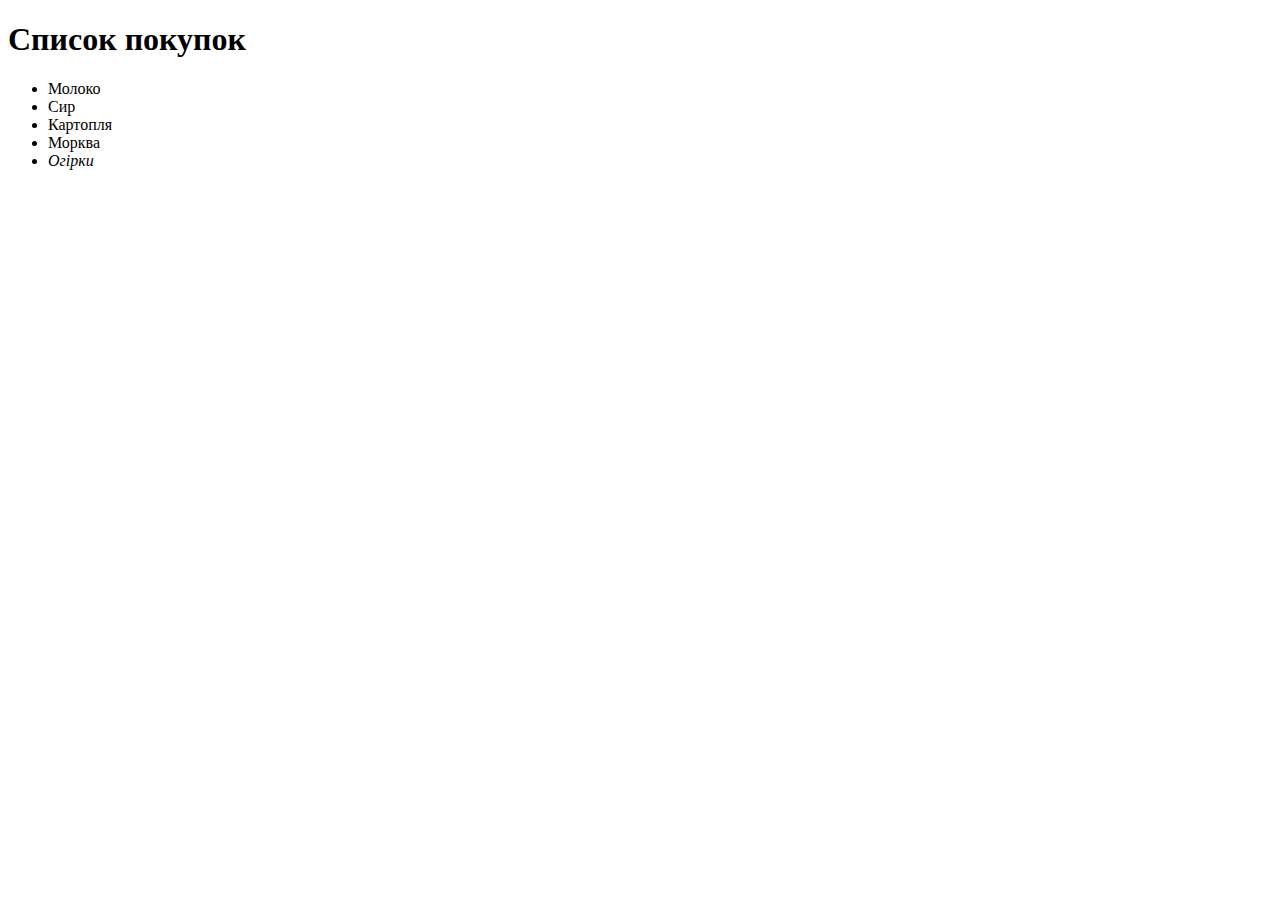
<file: index.html>
<!DOCTYPE html>
<html lang="en">
<head>
    <meta charset="UTF-8">
    <meta http-equiv="X-UA-Compatible" content="IE=edge">
    <meta name="viewport" content="width=device-width, initial-scale=1.0">
    <title>Document</title>
</head>
<body>
    <h1><strong>Список покупок</strong></h1>
    <ul>
        <li>Молоко</li>
        <li>Сир</li>
        <li>Картопля</li>
        <li>Морква</li>
        <li><em>Огірки</em></li>
    </ul>
</body>
</html>
</html>
</file>
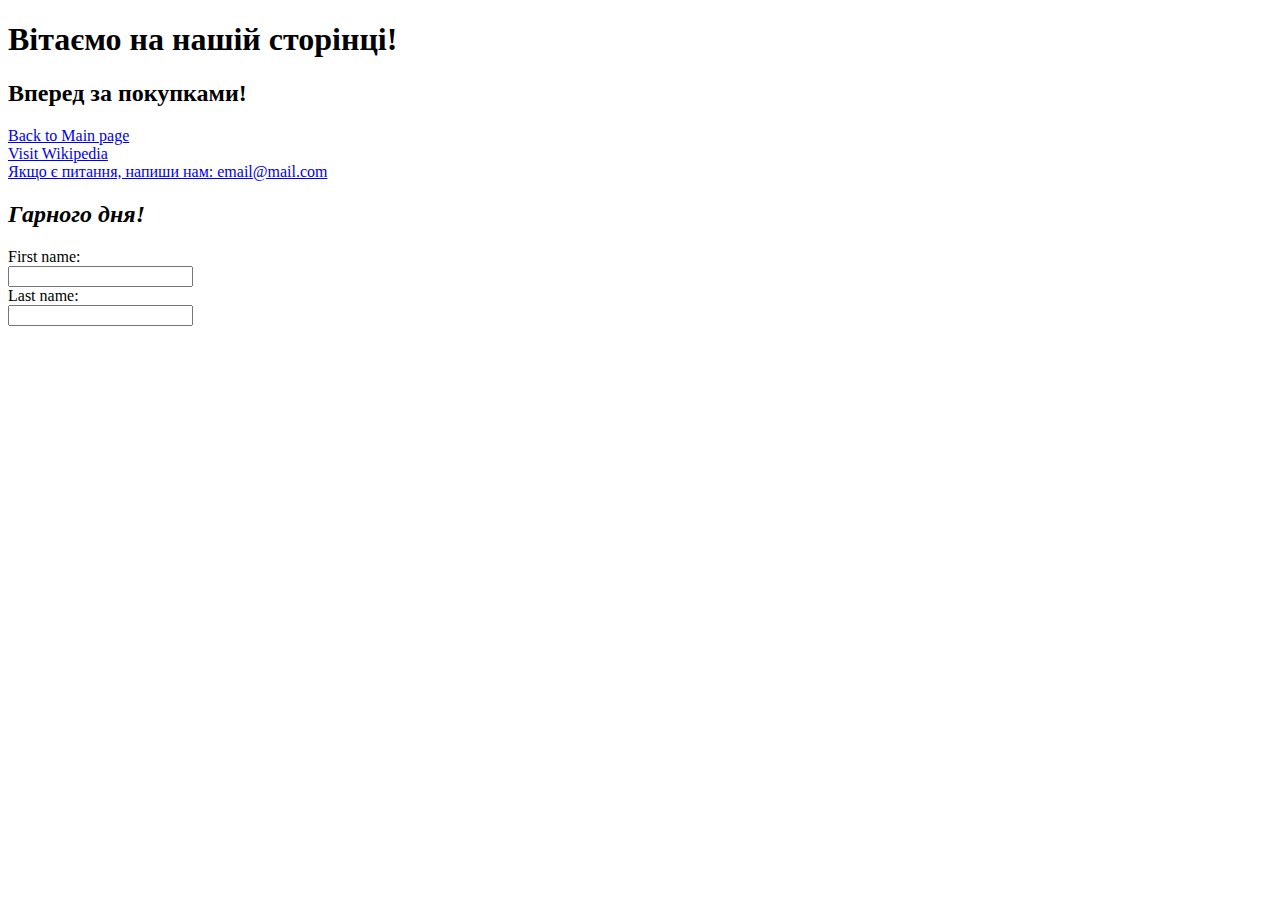
<file: index1.html>
<!DOCTYPE html>
<html lang="en">
<head>
    <meta charset="UTF-8">
    <meta http-equiv="X-UA-Compatible" content="IE=edge">
    <meta name="viewport" content="width=device-width, initial-scale=1.0">
    <title>Document</title>
</head>
<body>
    <h1>Вітаємо на нашій сторінці!</h1>
    <h2>Вперед за покупками!</h2>
    <a href="index.html" target="_blank">
        Back to Main page
    </a>
    <a href="https://uk.wikipedia.org/" target="_blank">
        <br>Visit Wikipedia
    </a>
    <a href="mailto:email@mail.com">
        <br>Якщо є питання, напиши нам: email@mail.com
    </a>
    <h2><em>Гарного дня!</em></h2>

    <form>
        <label for="fname">First name:</label><br>
        <input type="text" id="fname" name="fname"><br>
        <label for="lname">Last name:</label><br>
        <input type="text" id="lname" name="lname">
      </form>
</body>
</html>
</file>
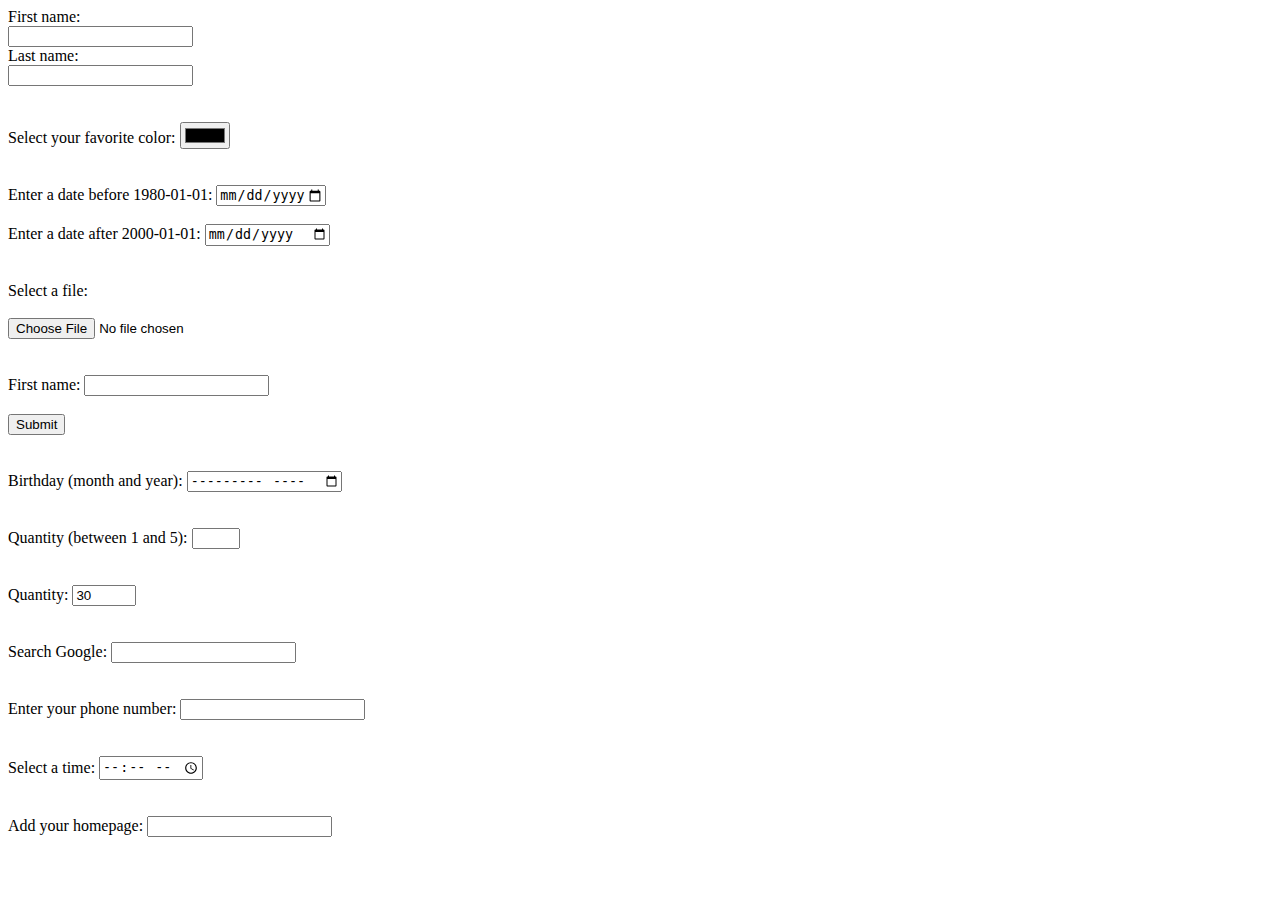
<file: hw02/index2.html>
<!DOCTYPE html>
<html lang="en">
<head>
    <meta charset="UTF-8">
    <meta http-equiv="X-UA-Compatible" content="IE=edge">
    <meta name="viewport" content="width=device-width, initial-scale=1.0">
    <title>Document</title>
</head>
<body>

    <!-- Input Type Text-->
    <form>
        <label for="fname">First name:</label><br>
        <input type="text" id="fname" name="fname"><br>
        <label for="lname">Last name:</label><br>
        <input type="text" id="lname" name="lname">
      </form> <br><br>
      
      <!--Input Type Color-->
      <form>
        <label for="favcolor">Select your favorite color:</label>
        <input type="color" id="favcolor" name="favcolor">
      </form> <br><br>

      <!--Input Type Date-->
      <form>
        <label for="datemax">Enter a date before 1980-01-01:</label>
        <input type="date" id="datemax" name="datemax" max="1979-12-31"><br><br>
        <label for="datemin">Enter a date after 2000-01-01:</label>
        <input type="date" id="datemin" name="datemin" min="2000-01-02">
      </form><br><br>

      <!--Input Type File-->
      <form>
        <label for="myfile">Select a file:</label><br><br>
        <input type="file" id="myfile" name="myfile">
      </form>
      <br><br>

      <!--Input Type Month-->
      <form>
        <label for="fname">First name:</label>
        <input type="text" id="fname" name="fname"><br><br>
        <input type="hidden" id="custId" name="custId" value="3487">
        <input type="submit" value="Submit">
      </form><br><br>
      <form>
        <label for="bdaymonth">Birthday (month and year):</label>
        <input type="month" id="bdaymonth" name="bdaymonth">
      </form><br><br>

      <!--Input Type Number-->
      <form>
        <label for="quantity">Quantity (between 1 and 5):</label>
        <input type="number" id="quantity" name="quantity" min="1" max="5">
      </form><br><br>

<!-- A numeric input field with restrictions -->

      <form>
        <label for="quantity">Quantity:</label>
        <input type="number" id="quantity" name="quantity" min="0" max="100" step="10" value="30">
      </form>
</body>
</html><br><br>

<!--Input Type Search-->
<form>
    <label for="gsearch">Search Google:</label>
    <input type="search" id="gsearch" name="gsearch">
  </form><br><br>

  <!--Input Type Tel-->
  <form>
    <label for="phone">Enter your phone number:</label>
    <input type="tel" id="phone" name="phone" pattern="[0-9]{3}-[0-9]{2}-[0-9]{3}">
  </form>
<br><br> 

<!--Input Type Time-->
<form>
    <label for="appt">Select a time:</label>
    <input type="time" id="appt" name="appt">
  </form><br><br>

  <!--Input Type URL-->
  <form>
    <label for="homepage">Add your homepage:</label>
    <input type="url" id="homepage" name="homepage">
  </form><br><br>
</file>
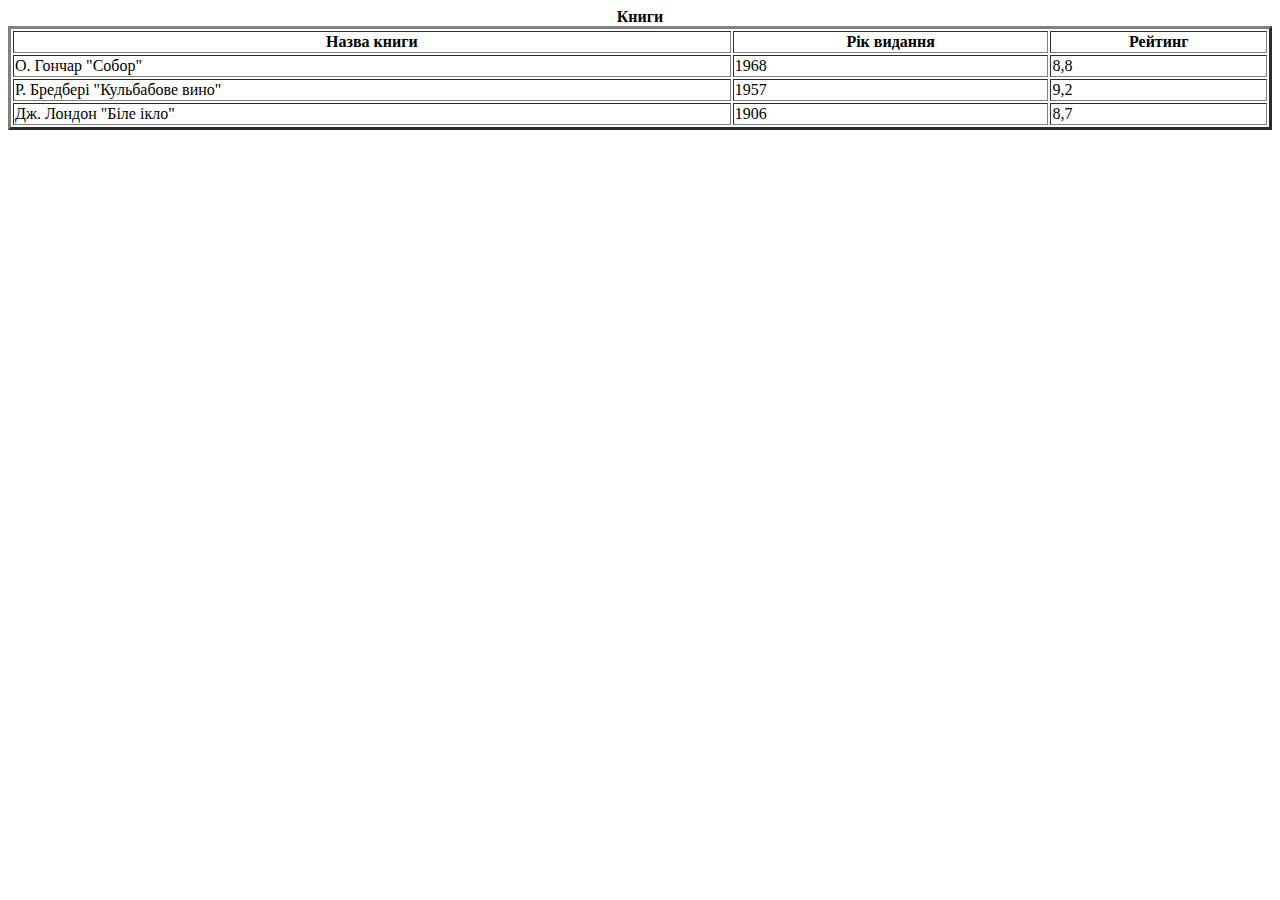
<file: hw02/table1.html>
<!DOCTYPE html>
<html lang="en">
<head>
    <meta charset="UTF-8">
    <meta http-equiv="X-UA-Compatible" content="IE=edge">
    <meta name="viewport" content="width=device-width, initial-scale=1.0">
    <title>Document</title>
</head>
<body>
    <table border="3" style="width:100%""> 
        <caption><strong>Книги</strong></caption>
        <thead>
            <th>Назва книги</th>
            <th>Рік видання</th>
            <th>Рейтинг</th>
            <tbody>
                <tr>
                    <td>О. Гончар "Собор"</td>
                    <td>1968</td>
                    <td>8,8 </td>
                </tr>
                <tr>
                    <td>Р. Бредбері "Кульбабове вино"</td>
                    <td>1957</td>
                    <td>9,2</td>
                </tr>
                <tr>
                    <td>Дж. Лондон "Біле ікло"</td>
                    <td>1906</td>
                    <td>8,7</td>
                </tr>
            </tbody>
        </thead>
    </table>
</body>
</html>
</file>
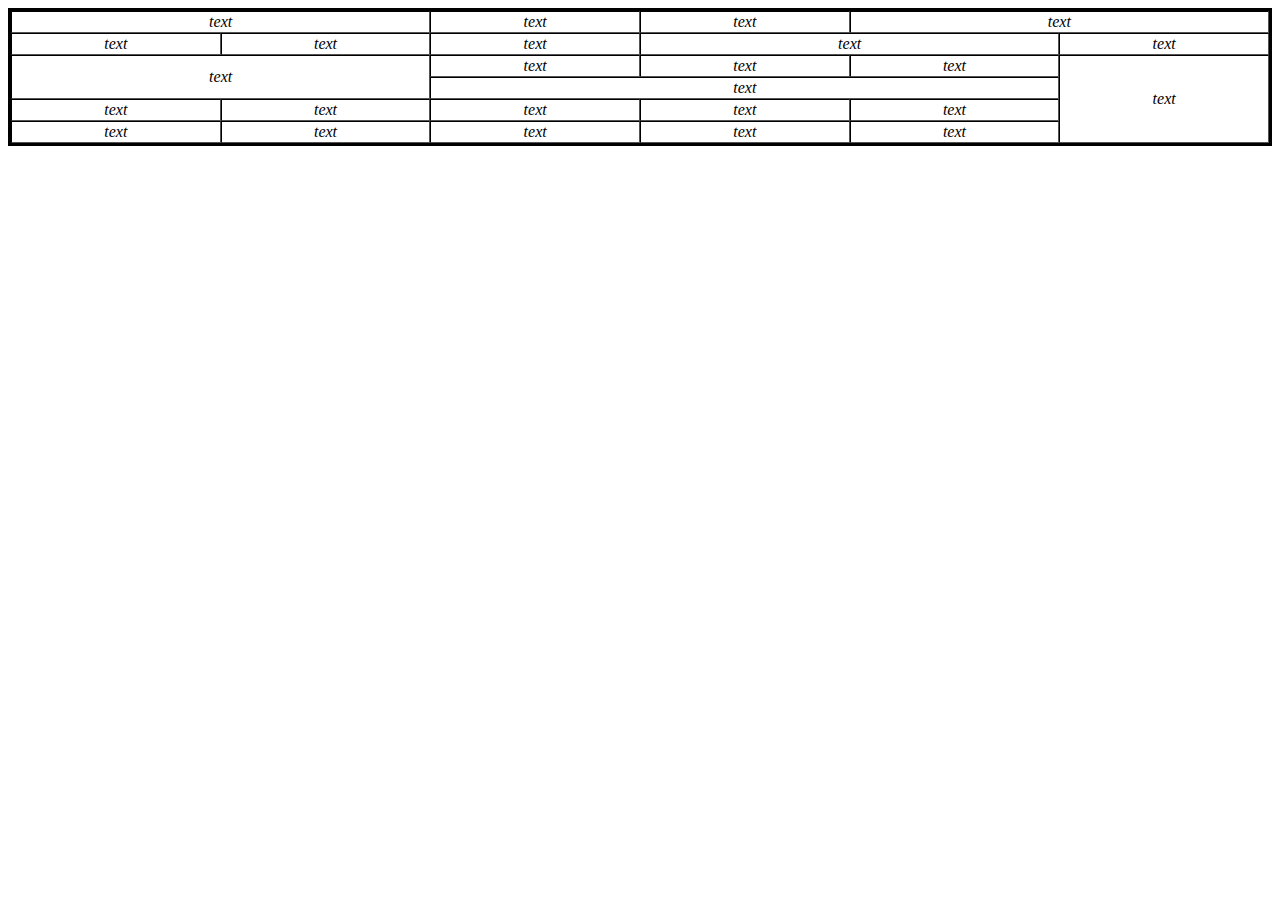
<file: hw02/table2.html>
<!DOCTYPE html>
<html lang="en">
<head>
    <meta charset="UTF-8">
    <meta http-equiv="X-UA-Compatible" content="IE=edge">
    <meta name="viewport" content="width=device-width, initial-scale=1.0">
    <title>Document</title>
</head>
<body>
    <table border="3" style="width:100%; text-align:center; vertical-align:middle; font-style:oblique; border: solid black; border-spacing: 0px;"> 
                <tr>
                    <td colspan="2">text</td>
                    <td>text</td>
                    <td>text</td>
                    <td colspan="2">text</td>
                </tr>
                <tr>
                    <td>text</td>
                    <td>text</td>
                    <td>text</td>
                    <td colspan="2">text</td>
                    <td>text</td>
                </tr>
                <tr>
                    <td colspan="2" rowspan="2">text</td>
                    <td>text</td>
                    <td>text</td>
                    <td>text</td>
                    <td rowspan="4">text</td>
                </tr>
                <tr>
                    <td colspan="3">text</td>
                </tr>
                <tr>
                    <td>text</td>
                    <td>text</td>
                    <td>text</td>
                    <td>text</td>
                    <td>text</td>

                </tr>
                <tr>
                    <td>text</td>
                    <td>text</td>
                    <td>text</td>
                    <td>text</td>
                    <td>text</td>
                    
                </tr>
    </table>
</body>
</html>
</file>
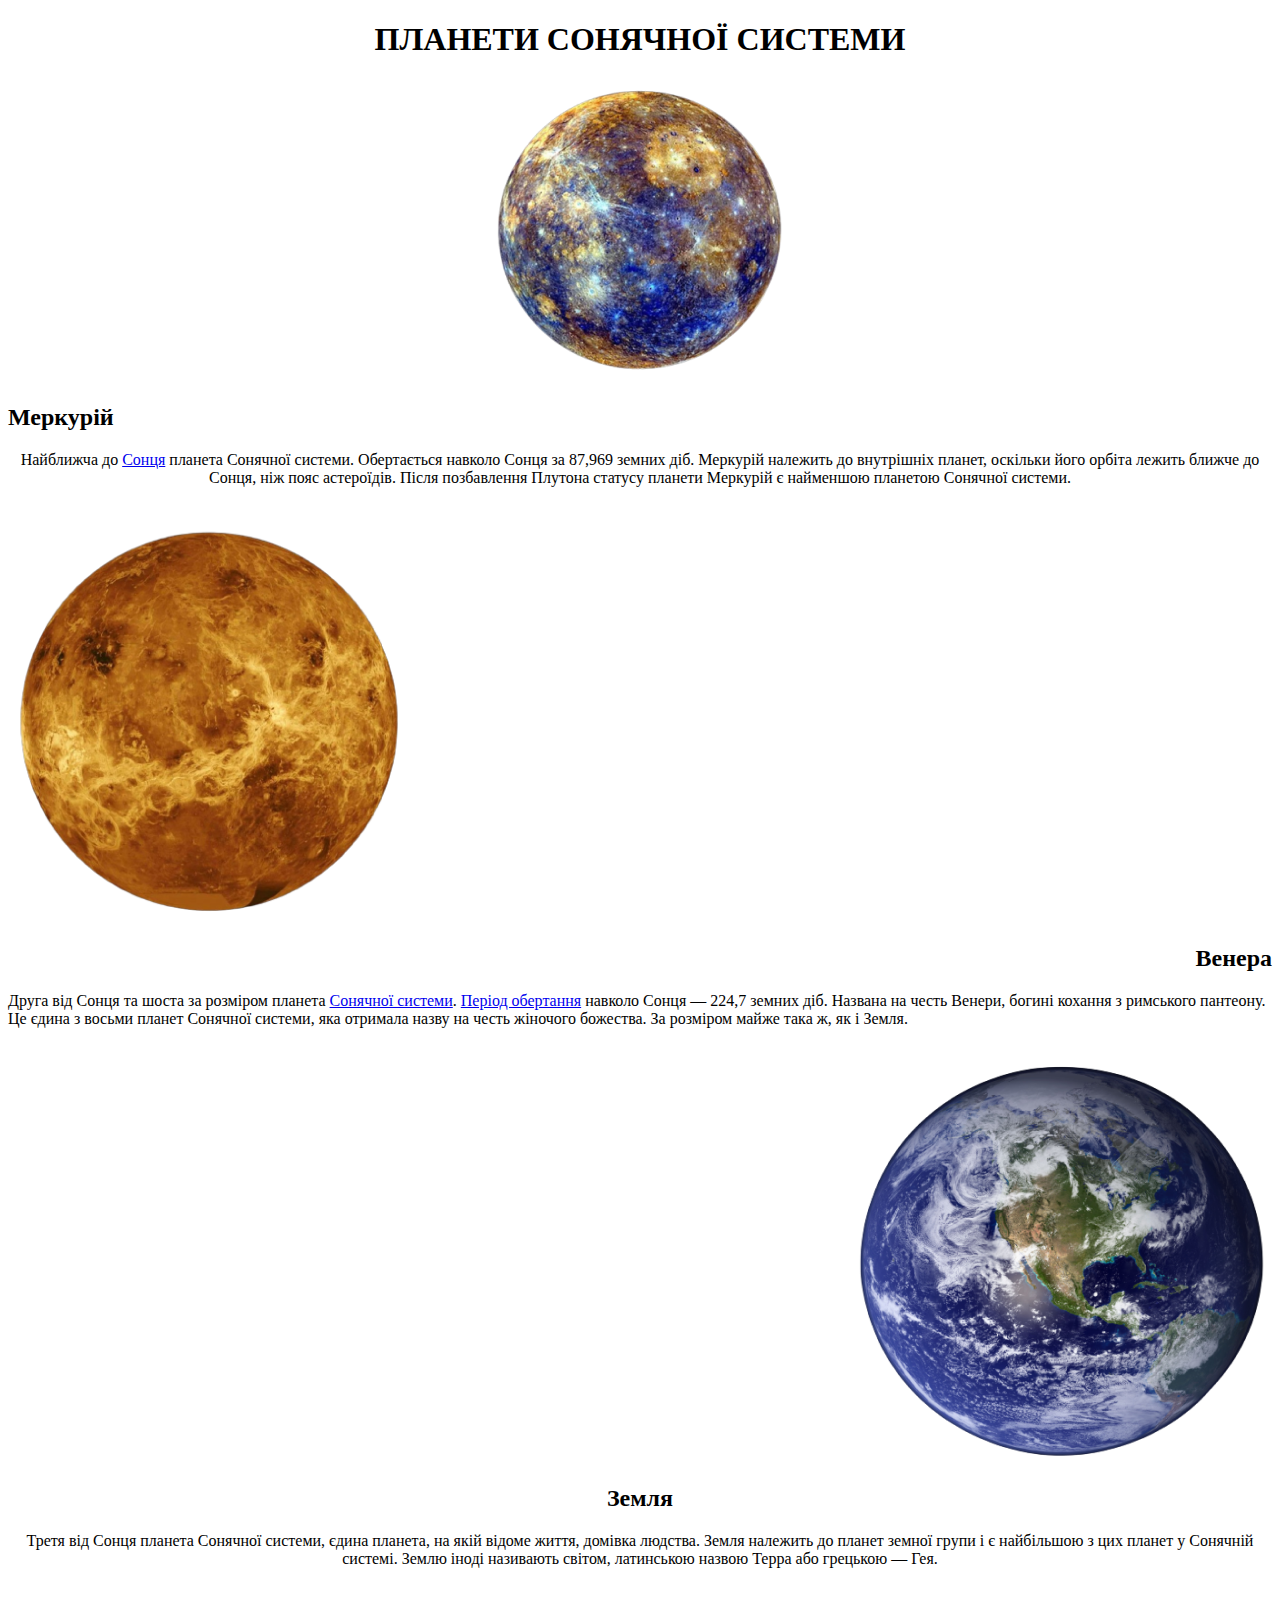
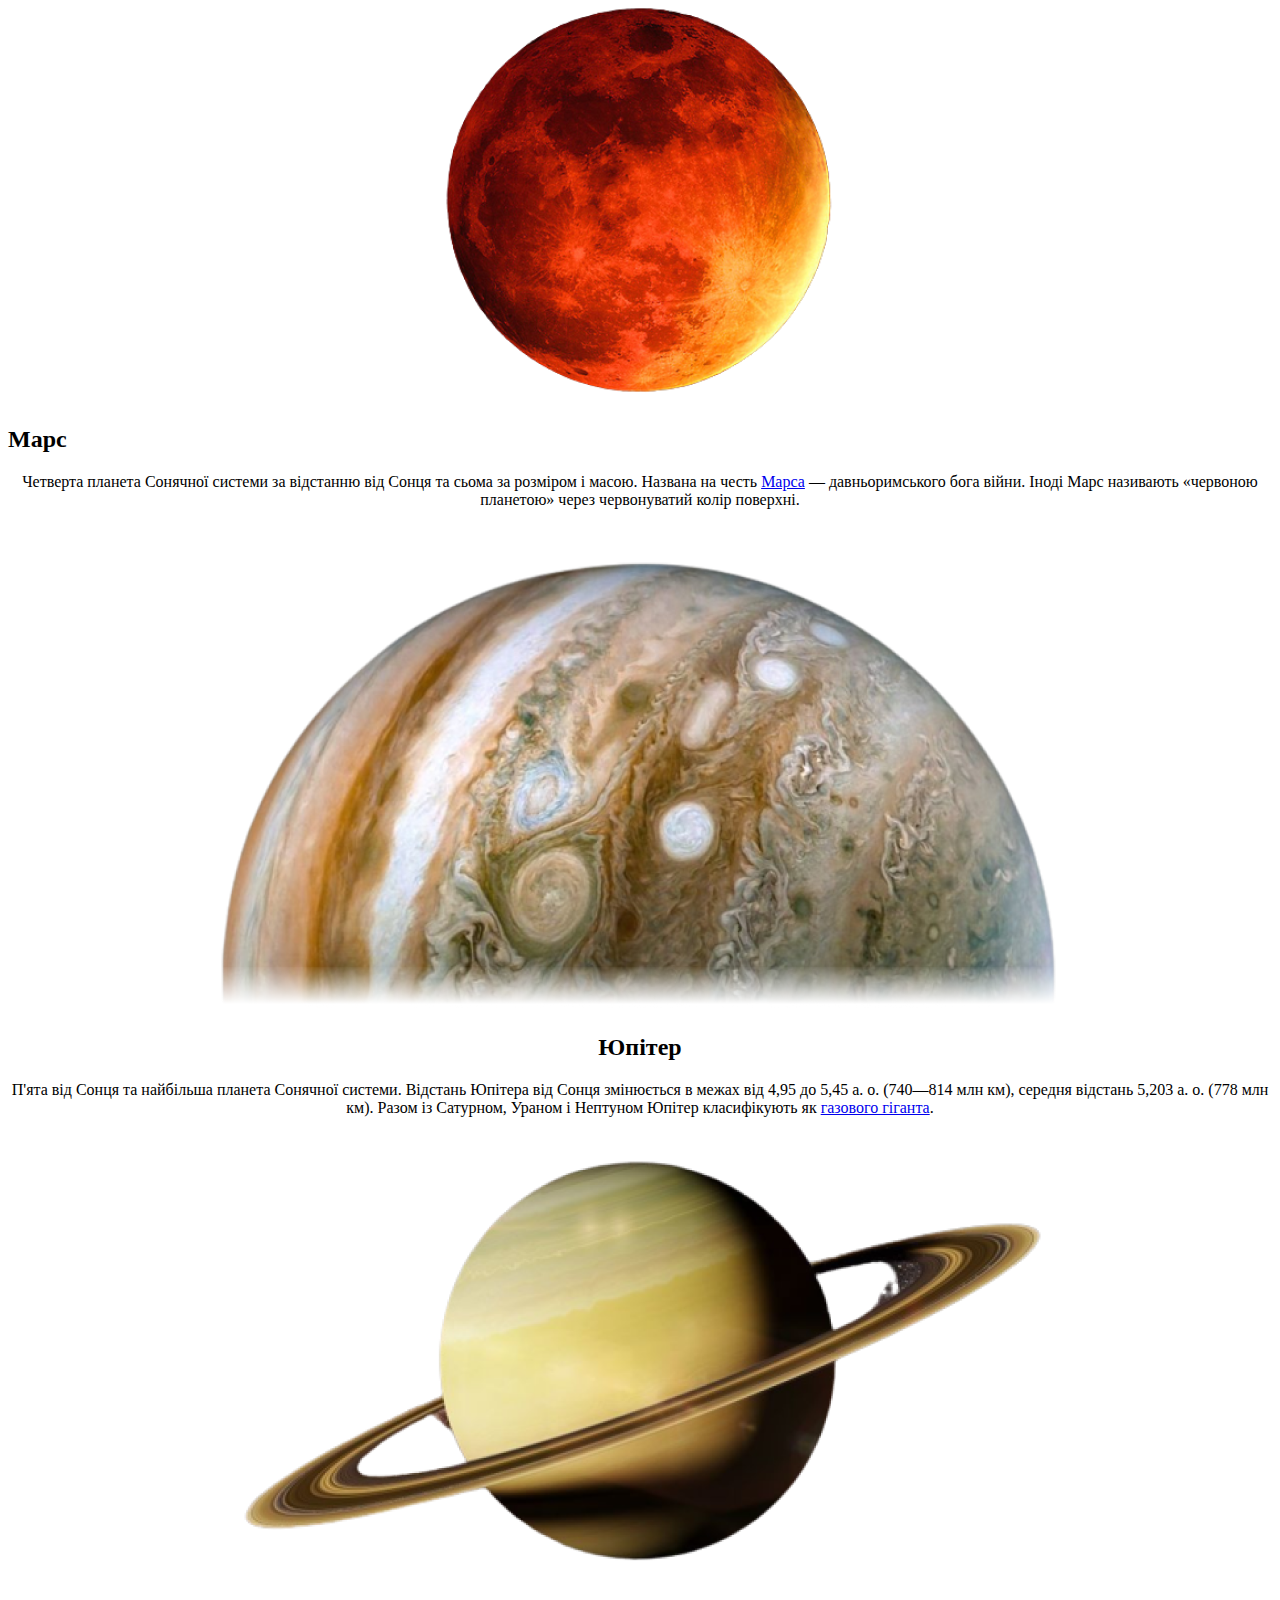
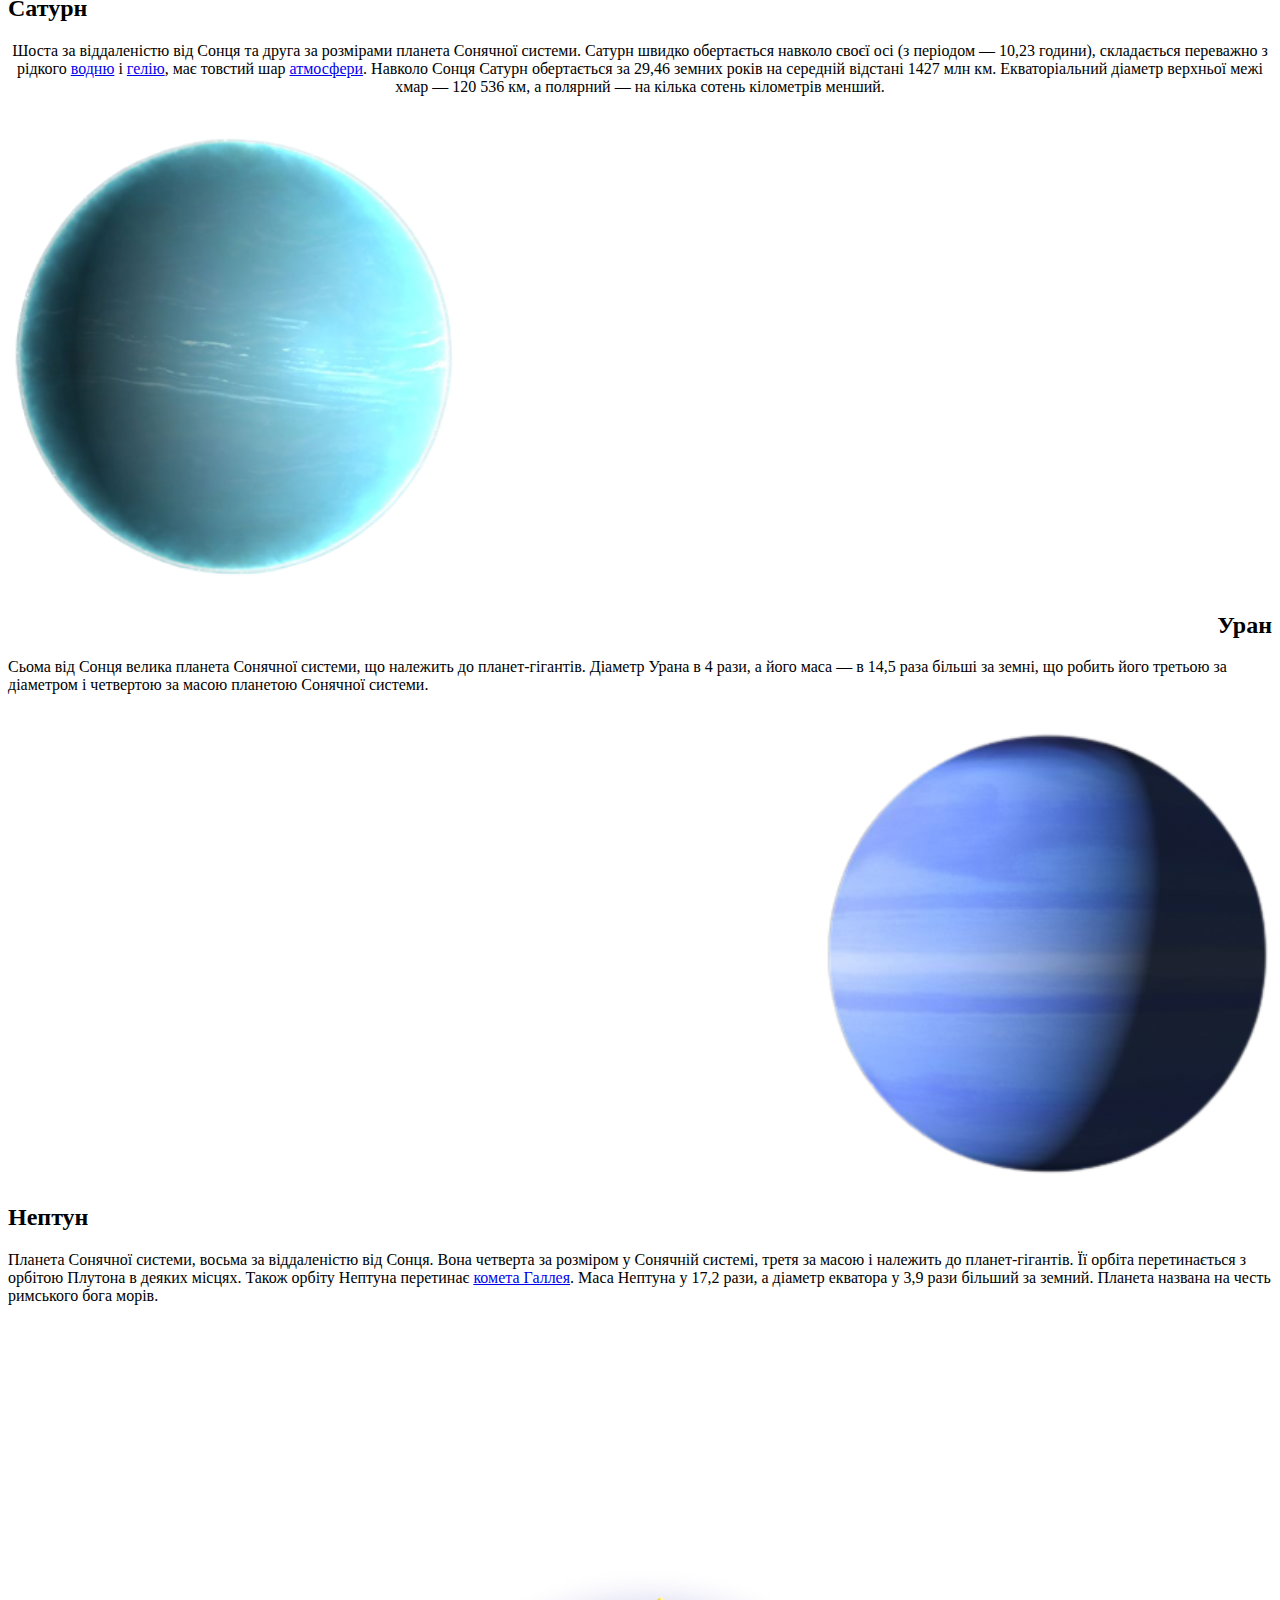
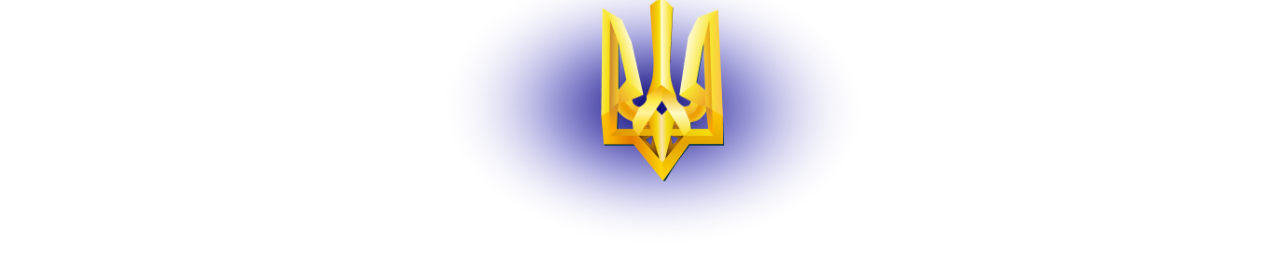
<file: hw03/planets.html>
<!DOCTYPE html>
<html lang="en">
<head>
    <meta charset="UTF-8">
    <meta name="viewport" content="width=device-width, initial-scale=1.0">
    <title>Document</title>
</head>
<link rel="stylesheet" href="style.css">
<body>
    <h1 class="title-center">ПЛАНЕТИ СОНЯЧНОЇ СИСТЕМИ</h1>
    <div class="img-center">
        <img src="image/меркурій.png" alt="Фото не відображається"  width="300" height="300"> 
        <h2 class="title-left">Меркурій</h2>
        <p>Найближча до <span><a href="https://uk.wikipedia.org/wiki/%D0%A1%D0%BE%D0%BD%D1%86%D0%B5">Сонця</a></span> планета Сонячної системи. Обертається навколо Сонця за 87,969 земних діб. Меркурій належить до внутрішніх планет, оскільки його орбіта лежить ближче до Сонця, ніж пояс астероїдів. Після позбавлення Плутона статусу планети Меркурій є найменшою планетою Сонячної системи.</p>
    <br>
    </div>   
    <div class="img-left">
        <img src="image/венера.png" alt="Фото не відображається" width="400" height="400">
        <h2  class="title-right">Венера</h2>
        <p>Друга від Сонця та шоста за розміром планета
             <span><a href="https://uk.wikipedia.org/wiki/%D0%A1%D0%BE%D0%BD%D1%8F%D1%87%D0%BD%D0%B0_%D1%81%D0%B8%D1%81%D1%82%D0%B5%D0%BC%D0%B0">Сонячної системи</a></span>. <span><a href="https://uk.wikipedia.org/wiki/%D0%9F%D0%B5%D1%80%D1%96%D0%BE%D0%B4_%D0%BE%D0%B1%D0%B5%D1%80%D1%82%D0%B0%D0%BD%D0%BD%D1%8F">Період обертання</a></span> навколо Сонця — 224,7 земних діб. Названа на честь Венери, богині кохання з римського пантеону. Це єдина з восьми планет Сонячної системи, яка отримала назву на честь жіночого божества. За розміром майже така ж, як і Земля.</p> 
    <br>
            </div>
    <div class="img-right" >
        <img src="image/земля.png" alt="Фото не відображається" width="420" height="400">
        <h2 class="title-center">Земля</h2>
        <p class="text-center">Третя від Сонця планета Сонячної системи, єдина планета, на якій відоме життя, домівка людства. Земля належить до планет земної групи і є найбільшою з цих планет у Сонячній системі. Землю іноді називають світом, латинською назвою Терра або грецькою — Гея.</p> 
    <br>
    </div>
    <div class="img-center">
        <img src="image/марс.png" alt="Фото не відображається" width="400" height="400">
        <h2 class="title-left">Марс</h2>
        <p>Четверта планета Сонячної системи за відстанню від Сонця та сьома за розміром і масою. Названа на честь <span> <a href="https://uk.wikipedia.org/wiki/%D0%9C%D0%B0%D1%80%D1%81_(%D0%BC%D1%96%D1%84%D0%BE%D0%BB%D0%BE%D0%B3%D1%96%D1%8F)">Марса</a></span>  — давньоримського бога війни. Іноді Марс називають «червоною планетою» через червонуватий колір поверхні.</p> 
    <br>
    </div>
    <div class="img-center">
        <img src="image/юпітер.png" alt="Фото не відображається" width="866" height="467">
        <h2 class="title-center">Юпітер</h2>
        <p class="text-center">П'ята від Сонця та найбільша планета Сонячної системи. Відстань Юпітера від Сонця змінюється в межах від 4,95 до 5,45 а. о. (740—814 млн км), середня відстань 5,203 а. о. (778 млн км). Разом із Сатурном, Ураном і Нептуном Юпітер класифікують як <span> <a href="https://uk.wikipedia.org/wiki/%D0%93%D0%B0%D0%B7%D0%BE%D0%B2%D1%96_%D0%B3%D1%96%D0%B3%D0%B0%D0%BD%D1%82%D0%B8">газового гіганта</a></span>.</p> 
    <br>
    </div>
    <div class="img-center">
        <img src="image/сатурн.png" alt="Фото не відображається" width="811" height="420">
        <h2 class="title-left">Сатурн</h2>
        <p>Шоста за віддаленістю від Сонця та друга за розмірами планета Сонячної системи. Сатурн швидко обертається навколо своєї осі (з періодом — 10,23 години), складається переважно з рідкого <span> <a href="https://uk.wikipedia.org/wiki/%D0%92%D0%BE%D0%B4%D0%B5%D0%BD%D1%8C">водню</a></span>  і <span><a href="https://uk.wikipedia.org/wiki/%D0%93%D0%B5%D0%BB%D1%96%D0%B9">гелію</a></span>, має товстий шар <span><a href="https://uk.wikipedia.org/wiki/%D0%90%D1%82%D0%BC%D0%BE%D1%81%D1%84%D0%B5%D1%80%D0%B0_(%D0%B7%D0%BD%D0%B0%D1%87%D0%B5%D0%BD%D0%BD%D1%8F)">атмосфери</a></span>. Навколо Сонця Сатурн обертається за 29,46 земних років на середній відстані 1427 млн км. Екваторіальний діаметр верхньої межі хмар — 120 536 км, а полярний — на кілька сотень кілометрів менший.</p> 
    <br>
    </div>
    <div class="img-left">
        <img src="image/уран.png" alt="Фото не відображається" width="450" height="457.88">
        <h2 class="title-right">Уран</h2>
        <p>Сьома від Сонця велика планета Сонячної системи, що належить до планет-гігантів. Діаметр Урана в 4 рази, а його маса — в 14,5 раза більші за земні, що робить його третьою за діаметром і четвертою за масою планетою Сонячної системи.</p> 
    <br>
    </div>
    <div class="img-right">
        <img src="image/нептун.png" alt="Фото не відображається" width="454" height="452">
        <h2 class="title-left">Нептун</h2>
        <p class="text-left">Планета Сонячної системи, восьма за віддаленістю від Сонця. Вона четверта за розміром у Сонячній системі, третя за масою і належить до планет-гігантів. Її орбіта перетинається з орбітою Плутона в деяких місцях. Також орбіту Нептуна перетинає 
            <span><a href="https://uk.wikipedia.org/wiki/%D0%9A%D0%BE%D0%BC%D0%B5%D1%82%D0%B0_%D0%93%D0%B0%D0%BB%D0%BB%D0%B5%D1%8F">комета Галлея</a></span>. Маса Нептуна у 17,2 рази, а діаметр екватора у 3,9 рази більший за земний. Планета названа на честь римського бога морів.</p> 
        <br>
        <br><br><br><br><br><br><br><br><br><br><br><br>
    </div>
    <div class="img-center">
        <img src="image/герб.png" alt="Герб України" width="518.3" height="293.26">
    </div>
    </body>
</file>
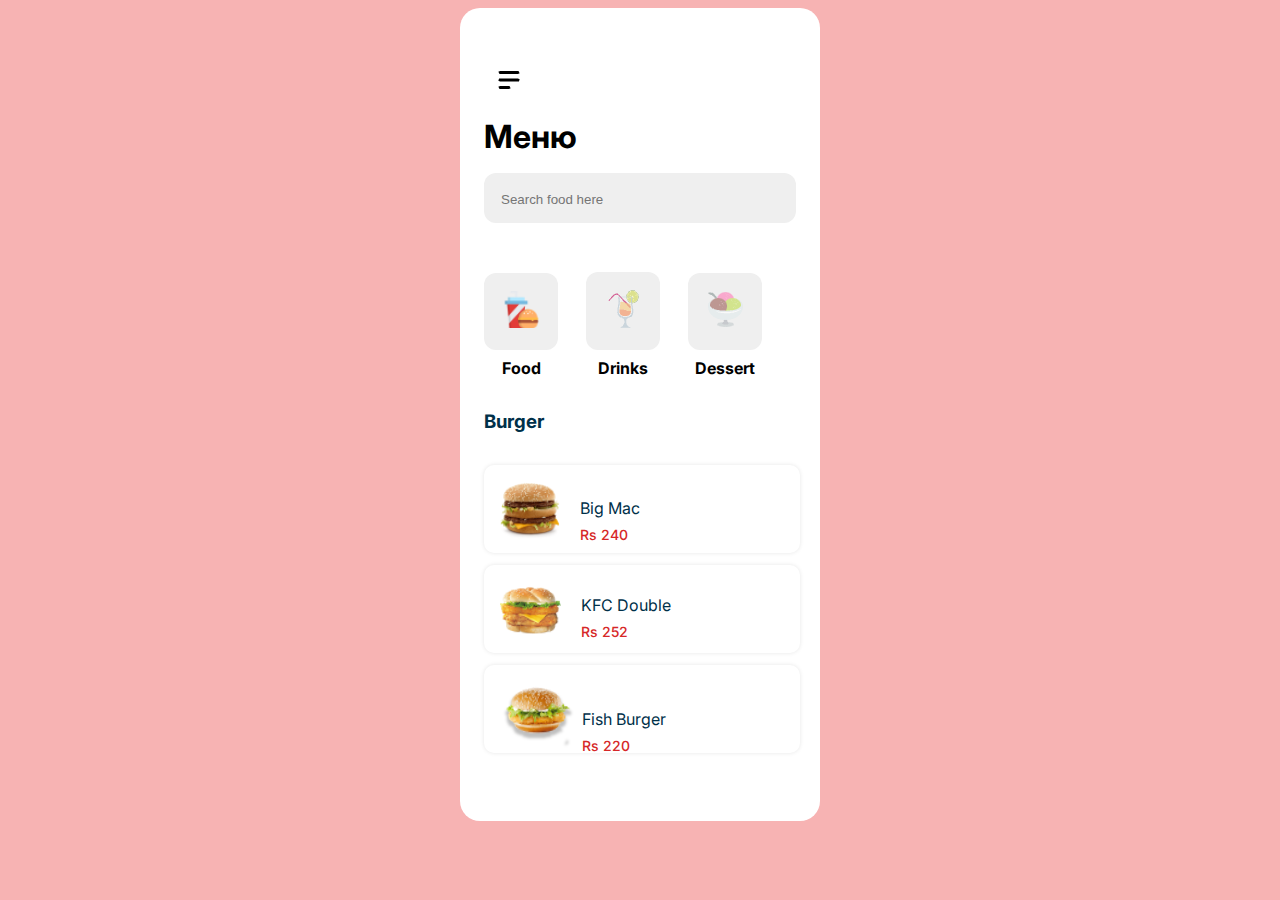
<file: hw04/Menu.html>
<!DOCTYPE html>
<html lang="en">
<head>
    <meta charset="UTF-8">
    <meta name="viewport" content="width=device-width, initial-scale=1.0">
    <title>Document</title>
</head>
<link rel="stylesheet" href="Menu-style.css">
<link rel="preconnect" href="https://fonts.googleapis.com">
<link rel="preconnect" href="https://fonts.gstatic.com" crossorigin>
<link href="https://fonts.googleapis.com/css2?family=Inter:ital,opsz,wght@0,14..32,100..900;1,14..32,100..900&display=swap" rel="stylesheet">
<body>
    <main>
        <button class="icon">
            <img src="image/icon1.png" alt="icon">
        </button>
        <h1 class="menu-header">Меню</h1>
        <form action="">
            <input id="search" type="text" placeholder="Search food here">
        </form>
        <div class="category">
            <div class="category-item">
                <div class="img-block">
                        <img src="image/food.png" alt="no image">  
                </div>
                <h4 class="product-category">Food</h4>
            </div>
            <div class="category-item">
                <div class="img-block-drinks">
                        <img src="image/drinks.png" alt="no image">
                </div>
                <h4 class="product-category">Drinks</h4>
            </div>
            <div class="category-item">
                <div class="img-block">
                        <img src="image/dessert.png" alt="no image">   
                </div>
                <h4 class="product-category">Dessert</h4>
            </div>
        </div>
        <h3 class="product-title">Burger</h3>
        <div class="product-card">
            <div class="product-img-Bigmac">
                <img src="image/BigMac.png" alt="no image">
            </div>
            <div class="product-info">
                <p class="product-name">Big Mac</p>
                <p class="product-price">Rs 240</p>
            </div>
        </div>
        <div class="product-card">
                <div class="product-img-kfc">
                    <img src="image/KFCDouble.png" alt="no image">
                </div>
                <div class="product-info">
                    <p class="product-name">KFC Double</p>
                    <p class="product-price">Rs 252</p>
                </div>
        </div>
        <div class="product-card">
                    <div class="product-img-fish">
                        <img src="image/FishBurger.png" alt="no image">
                    </div>
                    <div class="product-info">
                        <p class="product-name">Fish Burger</p>
                        <p class="product-price">Rs 220</p>
                    </div>
        </div>
    </main>
</body>
</html>
</file>
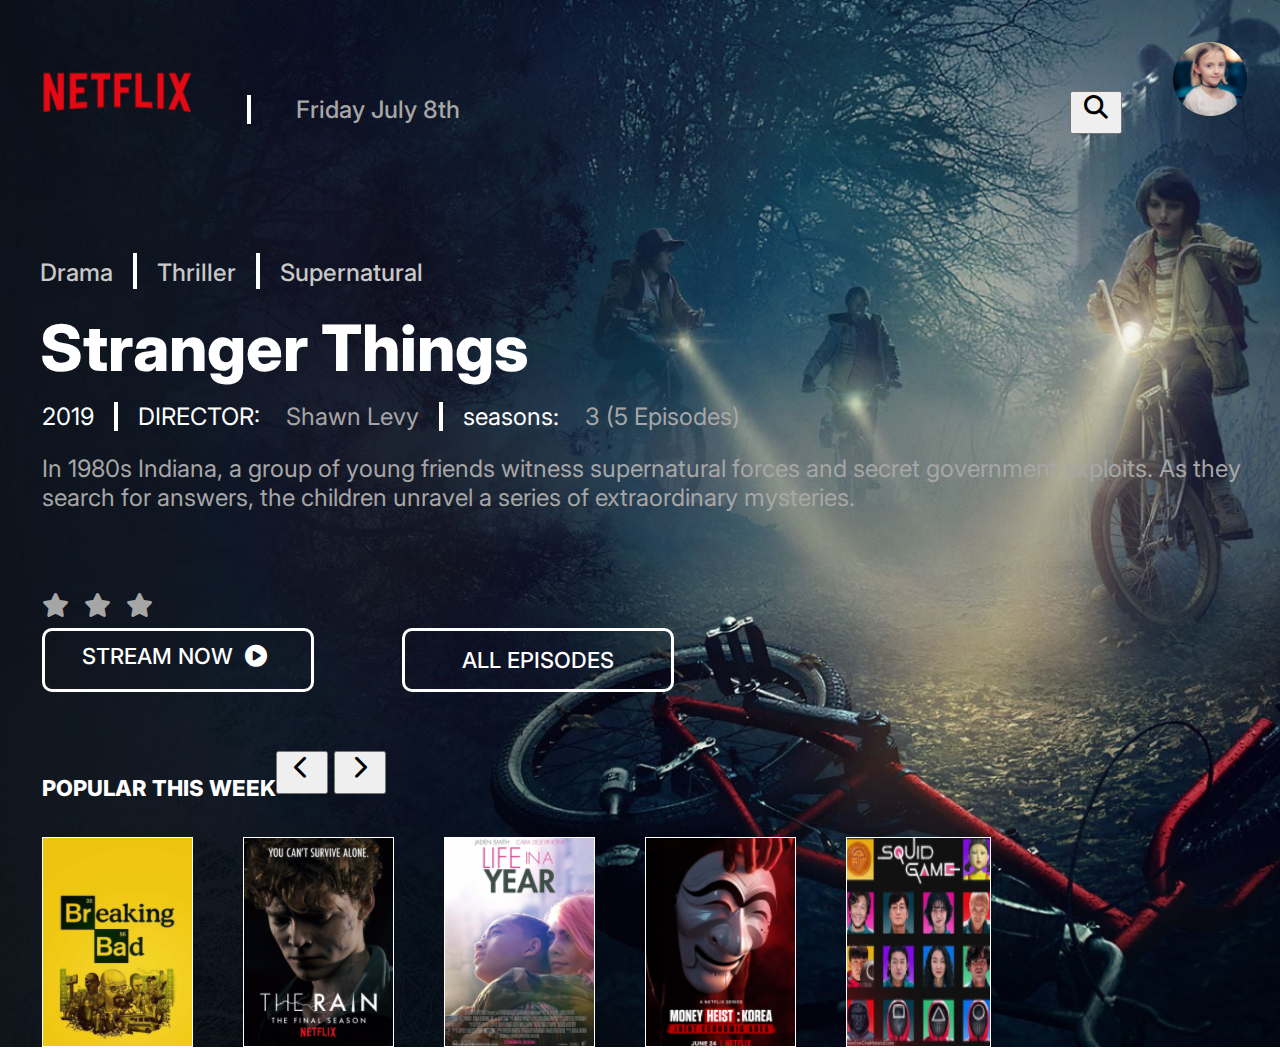
<file: hw05/netflix.html>
<!DOCTYPE html>
<html lang="en">
<head>
    <meta charset="UTF-8">
    <meta name="viewport" content="width=device-width, initial-scale=1.0">
    <title>Document</title>
</head>
<!-- <link rel="stylesheet" href="https://fontawesome.com/kits/019c18b6eb/icons"> -->
<link rel="stylesheet" href="https://cdnjs.cloudflare.com/ajax/libs/font-awesome/6.7.2/css/all.min.css" integrity="sha512-Evv84Mr4kqVGRNSgIGL/F/aIDqQb7xQ2vcrdIwxfjThSH8CSR7PBEakCr51Ck+w+/U6swU2Im1vVX0SVk9ABhg==" crossorigin="anonymous" referrerpolicy="no-referrer" />
<link rel="preconnect" href="https://fonts.googleapis.com">
<link rel="preconnect" href="https://fonts.gstatic.com" crossorigin>
<link href="https://fonts.googleapis.com/css2?family=Inter:ital,opsz,wght@0,14..32,100..900;1,14..32,100..900&display=swap" rel="stylesheet">
<link rel="stylesheet" href="netflix-style.css">
<link rel="stylesheet" href="normalize.css">
<body>
    <header>
<div class="logo-block">
    <a href="#"></a>
    <img src="image/netflix-logo.png" alt="">
    <span>Friday July 8th</span>
</div>
<div class="user-block">
    <button>
        <i class="fa-solid fa-magnifying-glass"></i>
    </button>
    <img src="image/user.png" alt="user">
</div>
    </header>
    <main>
        <div class="content">
            <div class="types">
                <div class="types-item">Drama</div>
                <div class="types-item-thriller">Thriller</div>
                <div class="types-item">Supernatural</div>
            </div>
            <h1 class="main-title">Stranger Things</h1>
            <div class="info">
                <div class="info-item">
                    <div class="year">2019</div>
                    <div>
                        <span class="main">DIRECTOR:</span>
                        <span class="main-grey">Shawn Levy</span>
                    </div>
                    <div>
                        <span class="main">seasons:</span>
                        <span class="main-grey">3 (5 Episodes)</span>
                    </div>
                    </div>
                    <p> In 1980s Indiana, a group of young friends witness supernatural forces and secret government exploits. As they search for answers, the children unravel a series of extraordinary mysteries.</p>
                    <br><br>
                    <div class="rating">
                        <i class="fa-solid fa-star"></i>
                        <i class="fa-solid fa-star"></i>
                        <i class="fa-solid fa-star"></i>
                        <i class="fa-light fa-star"></i>
                        <i class="fa-light fa-star"></i>
                    </div>
                    <div class="buttons-block">
                    <button >
                        <span>STREAM NOW</span>
                        <i class="fa-solid fa-circle-play"></i>
                    </button>
                    <button>
                        ALL EPISODES
                    </button>
                    </div>
                    <div class="slider-block">
                        <div class="slider-info">
                            <h3>
                                POPULAR THIS WEEK
                            </h3>
                            <div class="slider-controls">
                                <button class="arrow">
                                    <i class="fa-solid fa-chevron-left"></i>
                                </button>
                                <button class="arrow">
                                    <i class="fa-solid fa-chevron-right"></i>
                                </button>
                            </div>
        
                        </div>
                        <div class="slider-images">
                            <div class="slider-img">
                                <img src="image/movie1.png" alt="slide img">
                            </div>
                            <div class="slider-img">
                                <img src="image/movie2.png" alt="slide img">
                            </div>
                            <div class="slider-img">
                                <img src="image/movie3.png" alt="slide img">
                            </div>
                            <div class="slider-img">
                                <img src="image/movie4.png" alt="slide img">
                            </div>
                            <div class="slider-img">
                                <img src="image/movie5.png" alt="slide img">
                            </div>
                        </div>

    
                </div>

            </div>
        </div>
    </main>
    <div class="age">
        16+
    </div>
</body>
</html>
</file>
<file: hw03/style.css>
.title-left, .img-left, .text-left{
    text-align: left;
}

.title-right, .img-right{
    text-align: right;
}

.title-center, .img-center, .text-center{
    text-align: center;
}
</file>
<file: hw04/Menu-style.css>
*{ box-sizing: border-box;
}

body {
    background-color: #F7B3B3;
    font-family: "Inter", serif;
    font-optical-sizing: auto;
    font-style: normal;
}

main {
    width: 360px;
    min-height: 800px;
    margin: 0 auto;
    background-color: white;
    padding: 56px 24px;
    border-radius: 20px;
    overflow: hidden;
}
.icon {
    width: 30px;
    height: 30px;
    background-color: transparent;
    border: none;
    margin-bottom: 23px;
    margin-left: 4px;
}

.menu-header{
    margin: 0px;
}
form {
    background: rgb(239, 239, 239);
    padding: 15px;
    border-radius: 12px;
    margin-top: 17px;
    margin-bottom: 20px;
}

#search {
width: 100%;
border: none;
background-color: rgb(239, 239, 239);
}

.category-item{
display: inline-block;
width: 74px;
height: 101px;
margin-top: 29px;
margin-right: 24px; 
text-align: center;
}

.img-block{
    width: 74px
    height: 74px;
    background: rgb(239, 239, 239);
    border-radius: 12px;
    padding: 18px 19px 18px 19px;
    margin-bottom: 8px;
}

.img-block:hover{
    background-color: #EAE2B7; 
}

.img-block-drinks{
    width: 74px
    height: 74px;
    border-radius: 12px;
    background: rgb(239, 239, 239);
    padding: 17px 19px 17px 19px;
    margin-bottom: 8px;
}

.img-block-drinks:hover{
    background-color: #EAE2B7;    
}

.product-category{
    margin: 0px;
}

.product-title{
    color: #003049;
    margin-top: 32px;
    margin-bottom: 32px;

}

.product-card{
    width: 316px;
    height: 88px;
    border-radius: 10px;
    box-shadow: 0px 0px 4px 0px rgb(230, 230, 230);
    margin-bottom: 12px;

}


.product-img-Bigmac{
    display: inline-block;
    padding: 6px 16px 13px 16px;
}

.product-img-kfc{
    display: inline-block;
    padding: 16px;
}

.product-img-fish{
    display: inline-block;
    padding: 18px 2px 10px 14px;
}
.product-info{
    display: inline-block;
}

.product-name{
    color: rgb(0, 48, 73);
    font-size: 16px;
    font-weight: 400;
    line-height: 19px;
    letter-spacing: 0%;
    text-align: left;
    margin-top: 22px;
    margin-bottom: 8px; 
}

.product-price{
color: rgb(214, 40, 40);
font-size: 14px;
font-weight: 500;
line-height: 17px;
letter-spacing: 0%;
text-align: left;
margin: 0 auto;
}
</file>
<file: hw05/netflix-style.css>
*{
    box-sizing: border-box;
}

body{
    font-family: "Inter", sans-serif;
    font-optical-sizing: auto;
    font-style: normal;
    font-weight: 400;
    font-style: normal;
    color: rgb(167, 166, 166);
    font-size: 24px;
    background: url('image/background-img.png'); 
    background-size: cover; 
    background-repeat: no-repeat;
    background-position: top center;

}

header {
    display: flex;
    justify-content: space-between;
    width: 100%;
    height: 118px;
}
.logo-block{
   left: 0px;
}

.logo-block img{
    width: 156px;
    height: 48.33px;
    margin-top: 70px;
    margin-right: 45px;
    margin-left: 40px;
}

.logo-block span{
    font-size: 24px;
    font-weight: 500;
    line-height: 29px;
    letter-spacing: 0%;
    text-align: left;
    border-left: 4px solid white;
    width: 213px;
    height: 44px;  
    padding-left: 45px; 
    margin-top: 80px;
}

.user-block img{
    right: 0px;
    width: 74px;
    height: 74px;
    margin-right: 33px;
    margin-top: 42px;
    margin-left: 45px;
}

.fa-solid{
    width: 35.84px;
    height: 35.83px;

}

.types{
    display: flex;
    margin-top: 135px;
    margin-left: 20px;
    width: 500px;
    width: 35.84px;
    height: 35.83px;
    font-size: 24px;
    font-weight: 500;
    line-height: 40px;
    letter-spacing: 0%;
    text-align: left;
    color: rgb(200, 200, 200);

}

.types-item{
  padding-left: 20px;
  padding-right: 20px;
 
}
.types-item-thriller{
    border-left: 4px solid white;
    border-right: 4px solid white;
    padding-left: 20px;
    padding-right: 20px;
}

.main-title{
color: rgb(255, 255, 255);
font-size: 64px;
font-weight: 800;
line-height: 77px;
letter-spacing: 5.5%;
text-align: left;
margin-left: 40px;
margin-top: 20px;
margin-bottom: 17px;
}

.info-item{
    width: 864px;
    display: flex;

}

.info{
    margin-left: 42px;
}

.year{
    color: rgb(255, 255, 255);
    padding-right: 20px;
}
.main-grey{
    color: rgb(167, 166, 166);
    padding-right: 20px;
}

.main{
    color: rgb(255, 255, 255);
    padding-left: 20px;
    padding-right: 20px;
    border-left: 4px solid white;
}

p{
color: rgb(167, 166, 166);
font-family: Inter;
font-size: 24px;
font-weight: 400;
line-height: 29px;
letter-spacing: 0%;
text-align: left;
}

.rating{

}

.buttons-block{
    display: flex;
    width: 847px;
}

.buttons-block button{
    width: 272px;
    height: 64px;
    text-align: center;
    color: rgb(255, 255, 255);
    font-size: 22px;
    font-weight: 500;
    line-height: 141.52%;
    letter-spacing: 0%;
    background-color: transparent;
    margin-right: 88px;
    margin-bottom: 59px;
    box-sizing: border-box;
    border: 3px solid rgb(255, 255, 255);
    border-radius: 10px;
}
.buttons-block button:hover{
    background: rgb(213, 13, 31);
}

.slider-info{
    display: flex;

}
h3{
color: rgb(255, 255, 255);
font-size: 22px;
font-weight: 800;
line-height: 144.52%;
letter-spacing: 13.5%;
text-align: left;
margin-bottom: 32px;
}

.slider-control{
    left: 886px;

}

.slider-images{
    display: flex;
    width: 700px;
    height: 210px;
}
.slider-img{
    width: 151px;
    height: 210px;
    margin-right: 50px;
}

.age{
    position: fixed;
    width: 174px;
    height: 66px;
    left: 1554px;
    top: 948px;
    background: rgba(255, 255, 255, 0.49);
    border-left: 33px solid #D50D1F;
    text-align: center;
    padding-top: 15px;
    padding-bottom: 14px;
    color: rgb(255, 255, 255);
    font-size: 24px;
    font-weight: 500;
    line-height: 141.52%;
    letter-spacing: 0%;

}
</file>
